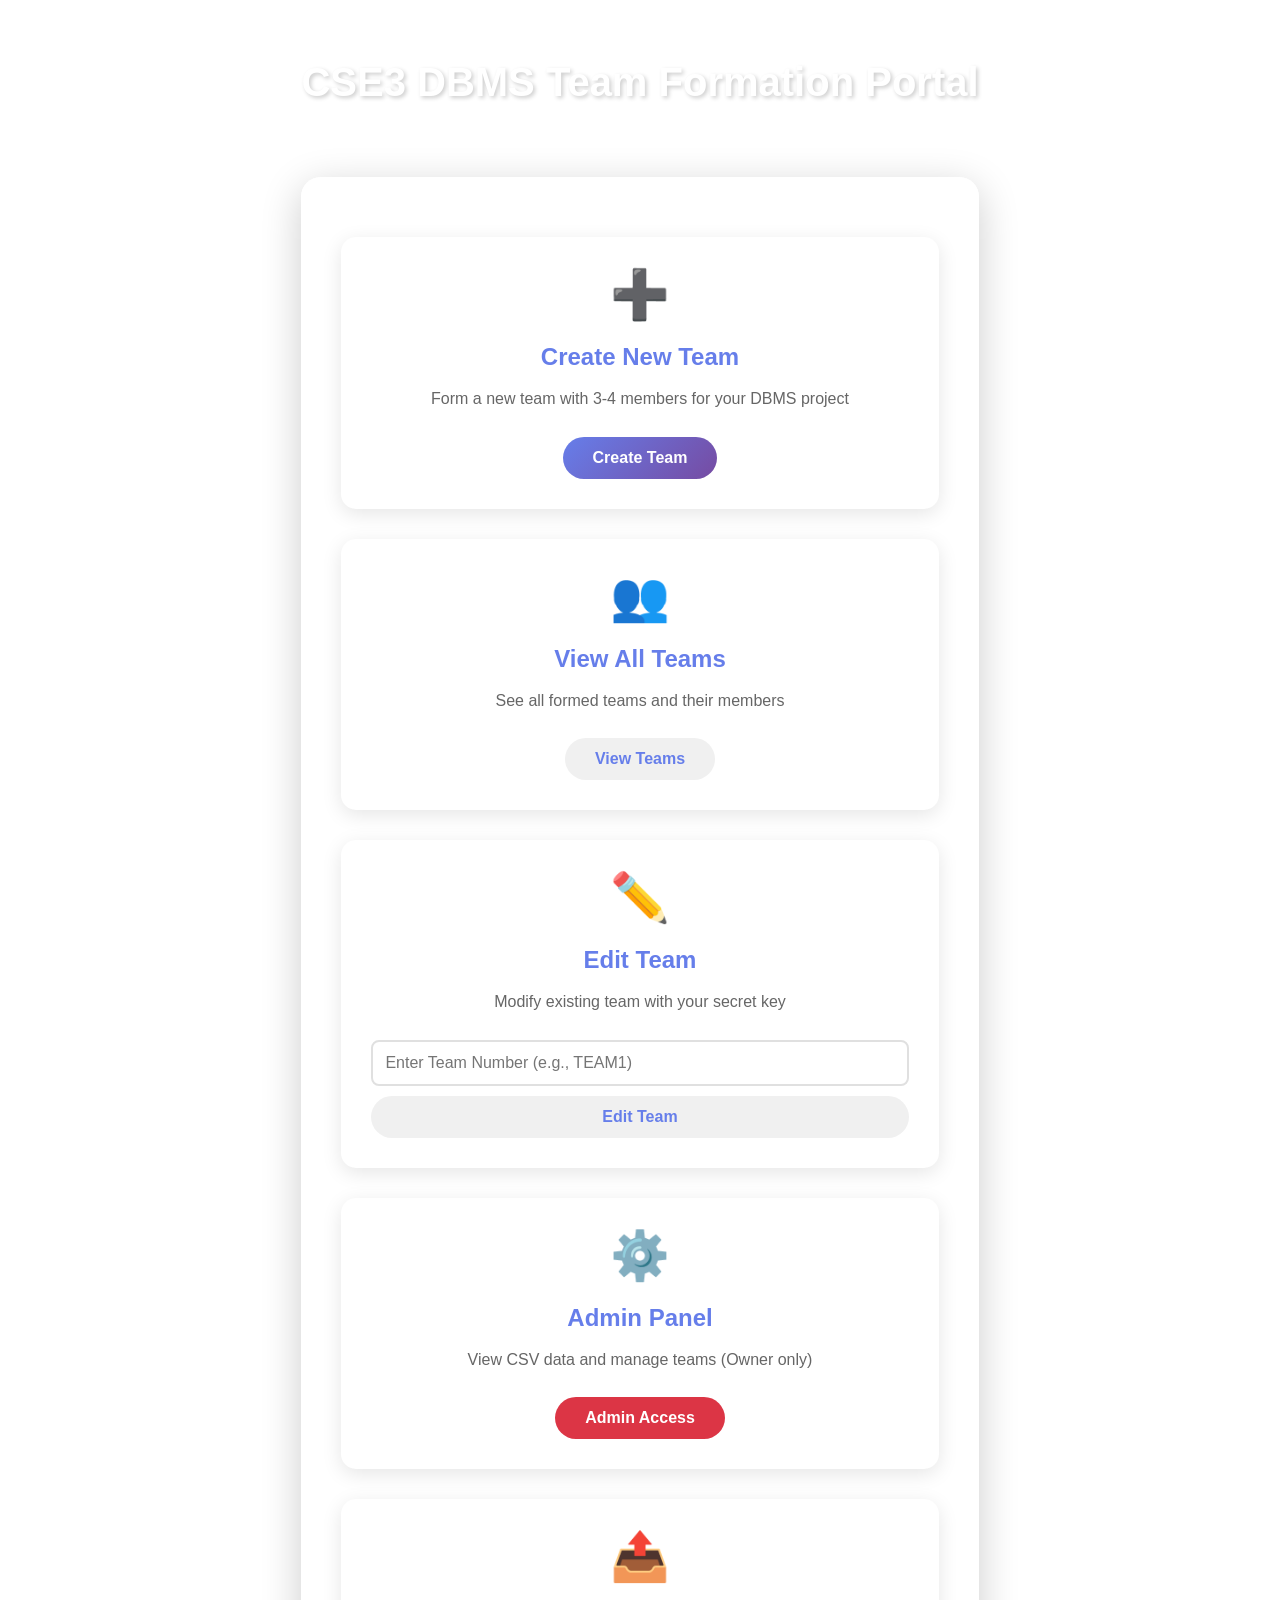
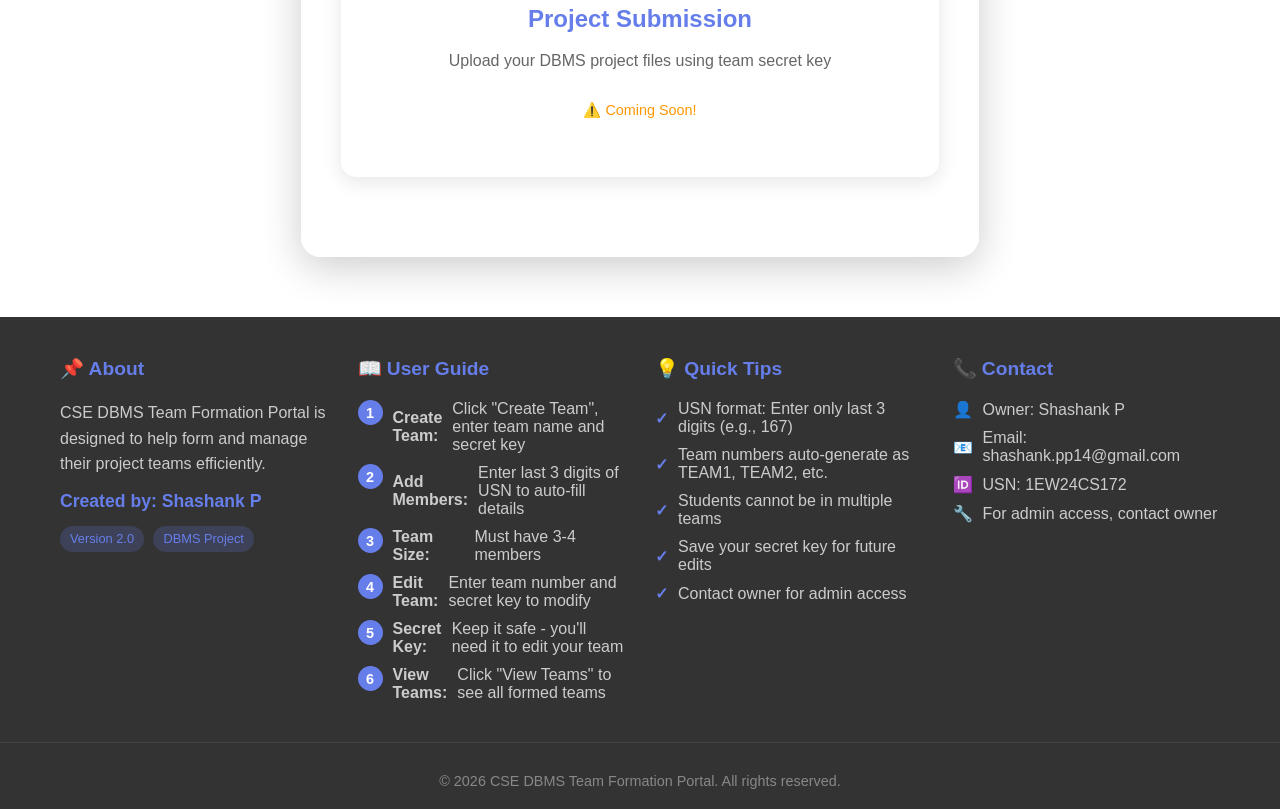
<file: team-formation-app/templates/index.html>
<!DOCTYPE html>
<html lang="en">
<head>
    <meta charset="UTF-8">
    <meta name="viewport" content="width=device-width, initial-scale=1.0">
    <link rel="icon" type="image/png" href="https://uploads.onecompiler.io/42zp5pya9/44fjf3z6v/logo.png">
    <title>Team Formation Portal - CSE DBMS Project</title>
    <style>
        * {
            margin: 0;
            padding: 0;
            box-sizing: border-box;
        }

        body {
            font-family: 'Segoe UI', Tahoma, Geneva, Verdana, sans-serif;
            background: url('https://images.pexels.com/photos/163064/play-stone-network-networked-interactive-163064.jpeg') no-repeat center center fixed;
            min-height: 100vh;
            color: #333;
            display: flex;
            flex-direction: column;
        }

        .container {
            max-width: 1200px;
            margin: 0 auto;
            padding: 20px;
            flex: 1;
        }

        .header {
            text-align: center;
            color: white;
            padding: 40px 0;
        }

        .header h1 {
            font-size: 2.5em;
            margin-bottom: 10px;
            text-shadow: 2px 2px 4px rgba(0,0,0,0.2);
        }

        .header p {
            font-size: 1.2em;
            opacity: 0.9;
        }

        .main-content {
            background: rgba(255,255,255,0.95);
            border-radius: 20px;
            padding: 40px;
            box-shadow: 0 10px 40px rgba(0,0,0,0.2);
        }

        .back-to-home {
            display: flex;
            justify-content: space-between;
            align-items: center;
            margin-bottom: 20px;
        }

        #backToHomeBtn {
            display: none;
            transition: all 0.3s;
            padding: 8px 20px;
            font-size: 0.9em;
        }

        #backToHomeBtn:hover {
            transform: translateX(-5px);
        }

        .card-container {
            display: grid;
            grid-template-columns: repeat(auto-fit, minmax(300px, 1fr));
            gap: 30px;
            margin-bottom: 40px;
        }

        .card {
            background: white;
            padding: 30px;
            border-radius: 15px;
            text-align: center;
            box-shadow: 0 5px 20px rgba(0,0,0,0.1);
            transition: transform 0.3s, box-shadow 0.3s;
        }

        .card:hover {
            transform: translateY(-5px);
            box-shadow: 0 10px 30px rgba(0,0,0,0.15);
        }

        .card-icon {
            font-size: 3em;
            margin-bottom: 20px;
        }

        .card h2 {
            color: #667eea;
            margin-bottom: 15px;
        }

        .card p {
            color: #666;
            margin-bottom: 25px;
            line-height: 1.6;
        }

        .btn {
            display: inline-block;
            padding: 12px 30px;
            border: none;
            border-radius: 25px;
            font-size: 1em;
            font-weight: 600;
            cursor: pointer;
            transition: all 0.3s;
            text-decoration: none;
        }

        .btn-primary {
            background: linear-gradient(135deg, #667eea 0%, #764ba2 100%);
            color: white;
        }

        .btn-primary:hover {
            transform: scale(1.05);
            box-shadow: 0 5px 15px rgba(102, 126, 234, 0.4);
        }

        .btn-secondary {
            background: #f0f0f0;
            color: #667eea;
        }

        .btn-secondary:hover {
            background: #e0e0e0;
        }

        .btn-danger {
            background: #dc3545;
            color: white;
        }

        .btn-danger:hover {
            background: #c82333;
            transform: scale(1.05);
            box-shadow: 0 5px 15px rgba(220, 53, 69, 0.4);
        }

        .btn-success {
            background: #28a745;
            color: white;
        }

        .btn-success:hover {
            background: #218838;
            transform: scale(1.05);
            box-shadow: 0 5px 15px rgba(40, 167, 69, 0.4);
        }

        .edit-form {
            display: flex;
            flex-direction: column;
            gap: 10px;
        }

        .input-field {
            padding: 12px;
            border: 2px solid #e0e0e0;
            border-radius: 8px;
            font-size: 1em;
            transition: border-color 0.3s;
        }

        .input-field:focus {
            outline: none;
            border-color: #667eea;
        }

        .password-modal {
            display: none;
            position: fixed;
            top: 0;
            left: 0;
            width: 100%;
            height: 100%;
            background: rgba(0,0,0,0.5);
            justify-content: center;
            align-items: center;
            z-index: 1000;
        }

        .password-modal.show {
            display: flex;
        }

        .modal-content {
            background: white;
            padding: 30px;
            border-radius: 15px;
            max-width: 400px;
            width: 90%;
            text-align: center;
            animation: slideDown 0.3s ease;
        }

        @keyframes slideDown {
            from {
                opacity: 0;
                transform: translateY(-50px);
            }
            to {
                opacity: 1;
                transform: translateY(0);
            }
        }

        .modal-content h3 {
            color: #667eea;
            margin-bottom: 15px;
        }

        .modal-content p {
            color: #666;
            margin-bottom: 20px;
        }

        .modal-actions {
            display: flex;
            gap: 15px;
            justify-content: center;
            margin-top: 20px;
        }

        /* Beautiful Team Cards - New Style */
        .teams-list {
            margin-top: 20px;
            display: none;
        }

        .teams-list h2 {
            color: #667eea;
            margin-bottom: 30px;
            text-align: center;
            font-size: 2em;
        }

        .teams-grid {
            display: grid;
            grid-template-columns: repeat(auto-fill, minmax(350px, 1fr));
            gap: 25px;
            justify-content: center;
        }

        .team-card {
            background: white;
            border-radius: 15px;
            padding: 25px;
            box-shadow: 0 4px 12px rgba(0, 0, 0, 0.08);
            border: 1px solid #eee;
            transition: transform 0.3s, box-shadow 0.3s;
        }

        .team-card:hover {
            transform: translateY(-5px);
            box-shadow: 0 8px 24px rgba(102, 126, 234, 0.15);
        }

        .team-title {
            font-size: 1.2rem;
            font-weight: bold;
            color: #333;
            margin-bottom: 5px;
        }

        .team-info {
            font-size: 0.85rem;
            color: #777;
            margin-bottom: 20px;
            display: flex;
            justify-content: space-between;
            align-items: center;
        }

        .team-badge {
            background: #e8f4fd;
            color: #667eea;
            padding: 3px 10px;
            border-radius: 20px;
            font-size: 0.8rem;
            font-weight: 600;
        }

        table {
            width: 100%;
            border-collapse: collapse;
        }

        td {
            padding: 10px 0;
            font-size: 0.95rem;
            color: #444;
            border-bottom: 1px solid #f0f0f0;
        }

        tr:last-child td {
            border-bottom: none;
        }

        .sl-no {
            width: 30px;
            color: #888;
            font-weight: bold;
        }

        .member-name {
            font-weight: 500;
        }

        .usn {
            color: #667eea;
            font-size: 0.85rem;
            font-weight: 500;
            margin-left: 5px;
        }

        .team-footer {
            margin-top: 15px;
            padding-top: 15px;
            border-top: 1px dashed #e0e0e0;
            font-size: 0.8rem;
            color: #999;
            display: flex;
            justify-content: space-between;
        }

        .error-message {
            color: #dc3545;
            font-size: 0.9em;
            margin-top: 10px;
            display: none;
        }

        .success-message {
            color: #28a745;
            font-size: 0.9em;
            margin-top: 10px;
            display: none;
        }

        /* Footer Styles */
        .footer {
            background: rgba(0,0,0,0.8);
            color: white;
            padding: 40px 0 20px;
            margin-top: 40px;
        }

        .footer-content {
            max-width: 1200px;
            margin: 0 auto;
            padding: 0 20px;
            display: grid;
            grid-template-columns: repeat(auto-fit, minmax(250px, 1fr));
            gap: 30px;
        }

        .footer-section h3 {
            color: #667eea;
            margin-bottom: 20px;
            font-size: 1.2em;
        }

        .footer-section p {
            color: #ccc;
            line-height: 1.6;
            margin-bottom: 10px;
        }

        .footer-section ul {
            list-style: none;
        }

        .footer-section ul li {
            margin-bottom: 10px;
            color: #ccc;
            display: flex;
            align-items: center;
            gap: 10px;
        }

        .footer-section ul li span {
            color: #667eea;
            font-weight: bold;
        }

        .guide-steps {
            counter-reset: step-counter;
        }

        .guide-steps li {
            counter-increment: step-counter;
            margin-bottom: 15px;
            position: relative;
            padding-left: 35px;
        }

        .guide-steps li:before {
            content: counter(step-counter);
            position: absolute;
            left: 0;
            top: 0;
            width: 25px;
            height: 25px;
            background: #667eea;
            color: white;
            border-radius: 50%;
            display: flex;
            align-items: center;
            justify-content: center;
            font-size: 0.9em;
            font-weight: bold;
        }

        .footer-bottom {
            text-align: center;
            padding-top: 30px;
            margin-top: 30px;
            border-top: 1px solid #444;
            color: #888;
            font-size: 0.9em;
        }

        .creator-tag {
            color: #667eea;
            font-weight: bold;
            font-size: 1.1em;
        }

        .feature-badge {
            display: inline-block;
            background: rgba(102, 126, 234, 0.2);
            color: #667eea;
            padding: 3px 10px;
            border-radius: 15px;
            font-size: 0.8em;
            margin-right: 5px;
        }

        @media (max-width: 768px) {
            .header h1 {
                font-size: 2em;
            }
            
            .main-content {
                padding: 20px;
            }
            
            .card-container {
                grid-template-columns: 1fr;
            }

            .footer-content {
                grid-template-columns: 1fr;
            }

            .teams-grid {
                grid-template-columns: 1fr;
            }
        }
    </style>
</head>
<body>
    <div class="container">
        <header class="header">
            <h1>CSE3 DBMS Team Formation Portal</h1>
            <p>Create and manage DBMS project teams</p>
        </header>

        <div class="main-content">
            <!-- Back button for teams view -->
            <div class="back-to-home">
                <button id="backToHomeBtn" onclick="closeTeams()" class="btn btn-secondary">← Back to Home</button>
                <div></div>
            </div>

            <div class="card-container">
                <!-- Create Team Card -->
                <div class="card">
                    <div class="card-icon">➕</div>
                    <h2>Create New Team</h2>
                    <p>Form a new team with 3-4 members for your DBMS project</p>
                    <a href="/create-team" class="btn btn-primary">Create Team</a>
                </div>

                <!-- View Teams Card -->
                <div class="card">
                    <div class="card-icon">👥</div>
                    <h2>View All Teams</h2>
                    <p>See all formed teams and their members</p>
                    <button onclick="viewTeams()" class="btn btn-secondary">View Teams</button>
                </div>

                <!-- Edit Team Card -->
                <div class="card">
                    <div class="card-icon">✏️</div>
                    <h2>Edit Team</h2>
                    <p>Modify existing team with your secret key</p>
                    <div class="edit-form">
                        <input type="text" id="editTeamNumber" placeholder="Enter Team Number (e.g., TEAM1)" class="input-field">
                        <button onclick="openEditModal()" class="btn btn-secondary">Edit Team</button>
                    </div>
                    <div id="editError" class="error-message"></div>
                </div>

                <!-- Admin Card -->
                <div class="card">
                    <div class="card-icon">⚙️</div>
                    <h2>Admin Panel</h2>
                    <p>View CSV data and manage teams (Owner only)</p>
                    <button onclick="openAdminModal()" class="btn btn-danger">Admin Access</button>
                </div>

                <!-- Project Submission Card -->
                <div class="card">
                    <div class="card-icon">📤</div>
                    <h2>Project Submission</h2>
                    <p>Upload your DBMS project files using team secret key</p>
                    <p style="color: #ff9800; font-size: 0.9em; margin-top: 10px;">⚠️ Coming Soon!</p>
                </div>
            </div>

            <!-- Teams List Display - Beautiful Cards -->
            <div id="teamsList" class="teams-list">
                <h2>📋 All Teams</h2>
                <div id="teamsContainer" class="teams-grid"></div>
            </div>
        </div>
    </div>

    <!-- Edit Team Secret Key Modal -->
    <div id="editModal" class="password-modal">
        <div class="modal-content">
            <h3>🔑 Enter Secret Key</h3>
            <p>Please enter the secret key for team <strong id="editTeamNameDisplay"></strong></p>
            <input type="password" id="editSecretKey" class="input-field" placeholder="Enter secret key" style="width: 100%; margin-bottom: 15px;">
            <div id="modalEditError" class="error-message" style="display: none;"></div>
            <div class="modal-actions">
                <button onclick="verifyAndEdit()" class="btn btn-primary">Verify & Edit</button>
                <button onclick="closeEditModal()" class="btn btn-secondary">Cancel</button>
            </div>
        </div>
    </div>

    <!-- Admin Password Modal -->
    <div id="adminModal" class="password-modal">
        <div class="modal-content">
            <h3>🔒 Admin Access</h3>
            <p>Enter owner password to access admin panel</p>
            <input type="password" id="adminPassword" class="input-field" placeholder="Enter admin password" style="width: 100%; margin-bottom: 15px;">
            <div id="modalAdminError" class="error-message" style="display: none;"></div>
            <div class="modal-actions">
                <button onclick="verifyAdmin()" class="btn btn-danger">Access Admin</button>
                <button onclick="closeAdminModal()" class="btn btn-secondary">Cancel</button>
            </div>
        </div>
    </div>

    <!-- Footer -->
    <footer class="footer">
        <div class="footer-content">
            <!-- About Section -->
            <div class="footer-section">
                <h3>📌 About</h3>
                <p>CSE DBMS Team Formation Portal is designed to help form and manage their project teams efficiently.</p>
                <p><span class="creator-tag">Created by: Shashank P</span></p>
                <p><span class="feature-badge">Version 2.0</span> <span class="feature-badge">DBMS Project</span></p>
            </div>

            <!-- User Guide Section -->
            <div class="footer-section">
                <h3>📖 User Guide</h3>
                <ul class="guide-steps">
                    <li><strong>Create Team:</strong> Click "Create Team", enter team name and secret key</li>
                    <li><strong>Add Members:</strong> Enter last 3 digits of USN to auto-fill details</li>
                    <li><strong>Team Size:</strong> Must have 3-4 members</li>
                    <li><strong>Edit Team:</strong> Enter team number and secret key to modify</li>
                    <li><strong>Secret Key:</strong> Keep it safe - you'll need it to edit your team</li>
                    <li><strong>View Teams:</strong> Click "View Teams" to see all formed teams</li>
                </ul>
            </div>

            <!-- Quick Tips Section -->
            <div class="footer-section">
                <h3>💡 Quick Tips</h3>
                <ul>
                    <li><span>✓</span> USN format: Enter only last 3 digits (e.g., 167)</li>
                    <li><span>✓</span> Team numbers auto-generate as TEAM1, TEAM2, etc.</li>
                    <li><span>✓</span> Students cannot be in multiple teams</li>
                    <li><span>✓</span> Save your secret key for future edits</li>
                    <li><span>✓</span> Contact owner for admin access</li>
                </ul>
            </div>

            <!-- Contact Section -->
            <div class="footer-section">
                <h3>📞 Contact</h3>
                <ul>
                    <li><span>👤</span> Owner: Shashank P</li>
                    <li><span>📧</span> Email: shashank.pp14@gmail.com</li>
                    <li><span>🆔</span> USN: 1EW24CS172</li>
                    <li><span>🔧</span> For admin access, contact owner</li>
                </ul>
            </div>
        </div>
        
        <div class="footer-bottom">
            <p>&copy; 2026 CSE DBMS Team Formation Portal. All rights reserved.</p>
        </div>
    </footer>

    <script>
        let currentEditTeam = null;

        // View Teams Function - Opens teams view and hides main cards
        function viewTeams() {
            // Hide the main card container
            document.querySelector('.card-container').style.display = 'none';
            
            // Show teams list
            document.getElementById('teamsList').style.display = 'block';
            
            // Show back button
            document.getElementById('backToHomeBtn').style.display = 'inline-block';
            
            // Load teams
            fetch('/api/get-teams')
                .then(response => response.json())
                .then(data => {
                    if (data.success) {
                        const container = document.getElementById('teamsContainer');
                        container.innerHTML = '';
                        
                        if (data.teams.length === 0) {
                            container.innerHTML = '<p style="text-align: center; color: #666; padding: 50px; grid-column: 1/-1;">No teams created yet.</p>';
                            return;
                        }
                        
                        data.teams.forEach((team, index) => {
                            const teamCard = document.createElement('div');
                            teamCard.className = 'team-card';
                            
                            // Format members list
                            let membersHtml = '';
                            team.members.forEach((member, idx) => {
                                const match = member.match(/(.*?) \((.*?)\)/);
                                const name = match ? match[1] : member;
                                const usn = match ? match[2] : '';
                                membersHtml += `
                                    <tr>
                                        <td class="sl-no">${idx + 1}.</td>
                                        <td>
                                            <span class="member-name">${name}</span>
                                            <span class="usn">${usn}</span>
                                        </td>
                                    </tr>
                                `;
                            });
                            
                            teamCard.innerHTML = `
                                <div class="team-title">${team.team_number} - ${team.team_name}</div>
                                <div class="team-info">
                                    <span>Members (${team.members.length}):</span>
                                    <span class="team-badge">ID: ${team.id}</span>
                                </div>
                                <table>
                                    ${membersHtml}
                                </table>
                                <div class="team-footer">
                                    <span>📅 ${new Date(team.created_at).toLocaleDateString()}</span>
                                    <span>🕐 ${new Date(team.created_at).toLocaleTimeString()}</span>
                                </div>
                            `;
                            container.appendChild(teamCard);
                        });
                    } else {
                        alert('Error loading teams: ' + data.message);
                    }
                })
                .catch(error => {
                    alert('Error connecting to server');
                });
        }

        // Close teams view and show main cards
        function closeTeams() {
            // Show main card container
            document.querySelector('.card-container').style.display = 'grid';
            
            // Hide teams list
            document.getElementById('teamsList').style.display = 'none';
            
            // Hide back button
            document.getElementById('backToHomeBtn').style.display = 'none';
            
            // Clear teams container
            document.getElementById('teamsContainer').innerHTML = '';
        }

        // Edit Team Functions
        function openEditModal() {
            const teamNumber = document.getElementById('editTeamNumber').value.trim();
            const editError = document.getElementById('editError');
            
            if (!teamNumber) {
                editError.style.display = 'block';
                editError.textContent = 'Please enter a team number';
                setTimeout(() => {
                    editError.style.display = 'none';
                }, 3000);
                return;
            }
            
            fetch(`/api/get-team/${teamNumber}`)
                .then(response => response.json())
                .then(data => {
                    if (data.success) {
                        currentEditTeam = teamNumber;
                        document.getElementById('editTeamNameDisplay').textContent = 
                            `${data.team.team_number} - ${data.team.team_name}`;
                        document.getElementById('editModal').classList.add('show');
                        document.getElementById('editSecretKey').value = '';
                        document.getElementById('modalEditError').style.display = 'none';
                    } else {
                        editError.style.display = 'block';
                        editError.textContent = 'Team not found!';
                        setTimeout(() => {
                            editError.style.display = 'none';
                        }, 3000);
                    }
                })
                .catch(error => {
                    editError.style.display = 'block';
                    editError.textContent = 'Error connecting to server';
                    setTimeout(() => {
                        editError.style.display = 'none';
                    }, 3000);
                });
        }

        function verifyAndEdit() {
            const secretKey = document.getElementById('editSecretKey').value;
            const modalError = document.getElementById('modalEditError');
            
            if (!secretKey) {
                modalError.style.display = 'block';
                modalError.textContent = 'Please enter the secret key';
                return;
            }
            
            fetch(`/api/get-team/${currentEditTeam}`)
                .then(response => response.json())
                .then(data => {
                    if (data.success) {
                        if (data.team.secret_key === secretKey) {
                            window.location.href = `/edit-team/${currentEditTeam}`;
                        } else {
                            modalError.style.display = 'block';
                            modalError.textContent = 'Invalid secret key!';
                        }
                    } else {
                        modalError.style.display = 'block';
                        modalError.textContent = 'Error verifying team';
                    }
                })
                .catch(error => {
                    modalError.style.display = 'block';
                    modalError.textContent = 'Error connecting to server';
                });
        }

        function closeEditModal() {
            document.getElementById('editModal').classList.remove('show');
            currentEditTeam = null;
        }

        // Admin Functions
        function openAdminModal() {
            document.getElementById('adminModal').classList.add('show');
            document.getElementById('adminPassword').value = '';
            document.getElementById('modalAdminError').style.display = 'none';
        }

        function verifyAdmin() {
            const password = document.getElementById('adminPassword').value;
            const modalError = document.getElementById('modalAdminError');
            
            if (password === 'Shashank572120') {
                window.location.href = '/admin';
            } else {
                modalError.style.display = 'block';
                modalError.textContent = 'Invalid admin password!';
            }
        }

        function closeAdminModal() {
            document.getElementById('adminModal').classList.remove('show');
        }

        // Close modals when clicking outside
        window.onclick = function(event) {
            const editModal = document.getElementById('editModal');
            const adminModal = document.getElementById('adminModal');
            
            if (event.target === editModal) {
                closeEditModal();
            }
            if (event.target === adminModal) {
                closeAdminModal();
            }
        }

        // Handle Enter key in modals
        document.addEventListener('keypress', function(event) {
            if (event.key === 'Enter') {
                if (document.getElementById('editModal').classList.contains('show')) {
                    verifyAndEdit();
                } else if (document.getElementById('adminModal').classList.contains('show')) {
                    verifyAdmin();
                }
            }
        });
    </script>
</body>
</html>
</file>
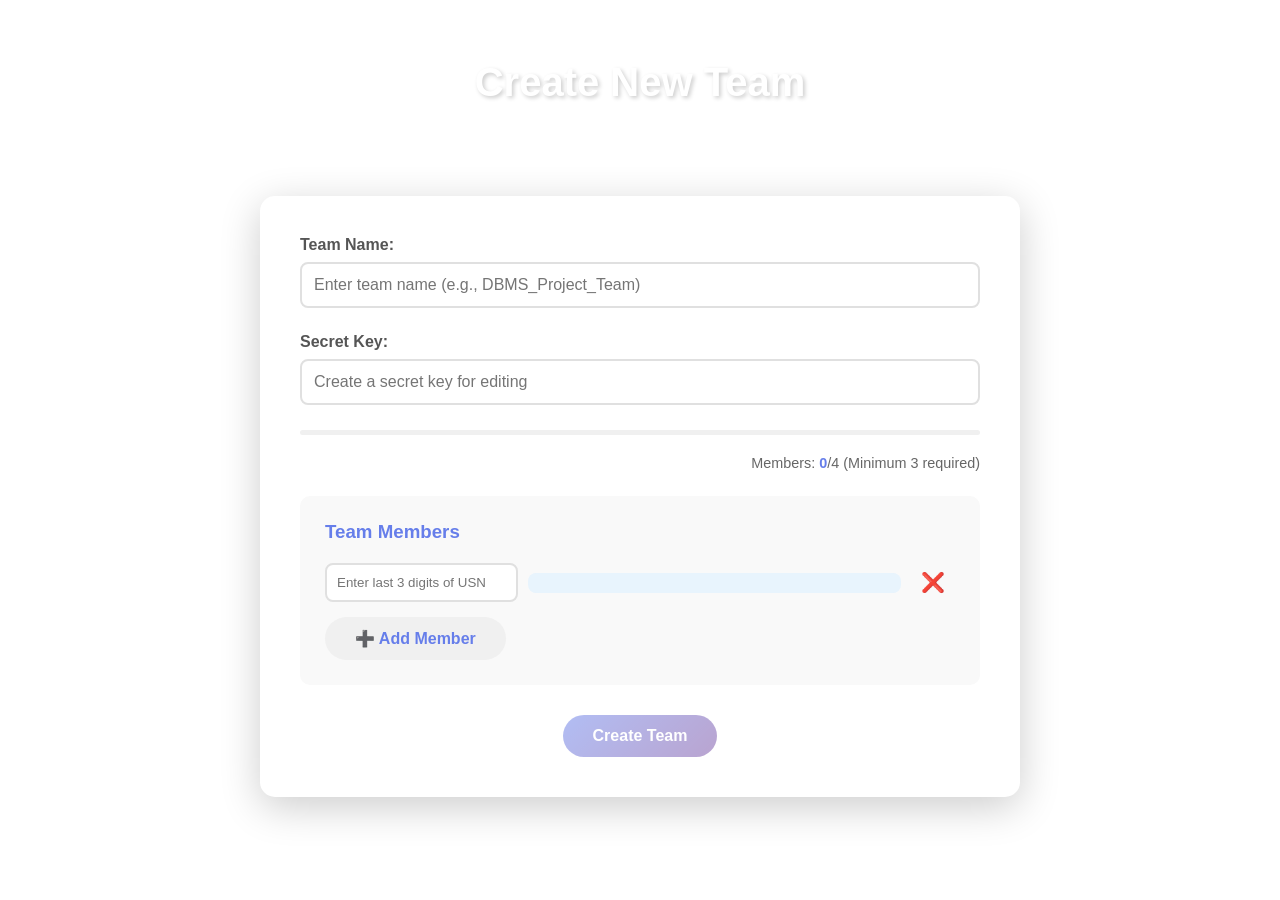
<file: team-formation-app/templates/create_team.html>
<!DOCTYPE html>
<html lang="en">
<head>
    <meta charset="UTF-8">
    <meta name="viewport" content="width=device-width, initial-scale=1.0">
    <link rel="icon" type="image/png" href="https://uploads.onecompiler.io/42zp5pya9/44fjf3z6v/logo.png">
    <title>Create Team - Team Formation Portal</title>
    <style>
        * {
            margin: 0;
            padding: 0;
            box-sizing: border-box;
        }

        body {
            font-family: 'Segoe UI', Tahoma, Geneva, Verdana, sans-serif;
            background: url('https://images.pexels.com/photos/163064/play-stone-network-networked-interactive-163064.jpeg') no-repeat center center fixed;
            min-height: 100vh;
            color: #333;
        }

        .container {
            max-width: 800px;
            margin: 0 auto;
            padding: 20px;
        }

        .header {
            text-align: center;
            color: white;
            padding: 40px 0;
            position: relative;
        }

        .header h1 {
            font-size: 2.5em;
            margin-bottom: 10px;
            text-shadow: 2px 2px 4px rgba(0,0,0,0.2);
        }

        .back-link {
            color: white;
            text-decoration: none;
            font-size: 1.1em;
            display: inline-block;
            margin-top: 10px;
            padding: 5px 15px;
            background: rgba(255,255,255,0.2);
            border-radius: 20px;
            transition: all 0.3s;
        }

        .back-link:hover {
            background: rgba(255,255,255,0.3);
            transform: translateX(-5px);
        }

        .form-container {
            background: white;
            padding: 40px;
            border-radius: 15px;
            box-shadow: 0 10px 40px rgba(0,0,0,0.2);
        }

        .form-group {
            margin-bottom: 25px;
        }

        .form-group label {
            display: block;
            margin-bottom: 8px;
            color: #555;
            font-weight: 600;
        }

        .input-field {
            width: 100%;
            padding: 12px;
            border: 2px solid #e0e0e0;
            border-radius: 8px;
            font-size: 1em;
            transition: border-color 0.3s;
        }

        .input-field:focus {
            outline: none;
            border-color: #667eea;
        }

        .members-section {
            background: #f9f9f9;
            padding: 25px;
            border-radius: 10px;
            margin: 25px 0;
        }

        .members-section h3 {
            color: #667eea;
            margin-bottom: 20px;
        }

        .member-entry {
            margin-bottom: 15px;
            animation: slideIn 0.3s ease;
        }

        @keyframes slideIn {
            from {
                opacity: 0;
                transform: translateX(-20px);
            }
            to {
                opacity: 1;
                transform: translateX(0);
            }
        }

        .member-row {
            display: flex;
            align-items: center;
            gap: 10px;
            flex-wrap: wrap;
        }

        .member-row .usn-input {
            flex: 0 0 150px;
            padding: 10px;
            border: 2px solid #e0e0e0;
            border-radius: 8px;
            transition: all 0.3s;
        }

        .member-row .usn-input:disabled {
            background: #f5f5f5;
            color: #333;
            border-color: #28a745;
        }

        .member-row .usn-input.error {
            border-color: #dc3545;
            background: #fff5f5;
        }

        .member-details {
            flex: 1;
            padding: 10px;
            background: #e8f4fd;
            border-radius: 8px;
            font-weight: 500;
            transition: all 0.3s;
        }

        .member-details.error {
            background: #fee;
            color: #dc3545;
        }

        .member-details.warning {
            background: #fff3cd;
            color: #856404;
        }

        .btn {
            display: inline-block;
            padding: 12px 30px;
            border: none;
            border-radius: 25px;
            font-size: 1em;
            font-weight: 600;
            cursor: pointer;
            transition: all 0.3s;
            text-decoration: none;
        }

        .btn-primary {
            background: linear-gradient(135deg, #667eea 0%, #764ba2 100%);
            color: white;
        }

        .btn-primary:hover:not(:disabled) {
            transform: scale(1.05);
            box-shadow: 0 5px 15px rgba(102, 126, 234, 0.4);
        }

        .btn-primary:disabled {
            opacity: 0.5;
            cursor: not-allowed;
        }

        .btn-secondary {
            background: #f0f0f0;
            color: #667eea;
        }

        .btn-secondary:hover:not(:disabled) {
            background: #e0e0e0;
        }

        .btn-secondary:disabled {
            opacity: 0.5;
            cursor: not-allowed;
        }

        .btn-remove {
            background: none;
            border: none;
            font-size: 1.2em;
            cursor: pointer;
            padding: 5px 10px;
            border-radius: 5px;
            transition: background 0.3s;
        }

        .btn-remove:hover {
            background: #fee;
        }

        .form-actions {
            text-align: center;
            margin-top: 30px;
        }

        .error-message {
            color: #dc3545;
            font-size: 0.9em;
            margin-top: 5px;
            padding: 10px;
            background: #fee;
            border-radius: 5px;
            display: none;
            animation: fadeIn 0.3s ease;
        }

        .warning-message {
            color: #856404;
            font-size: 0.9em;
            margin-top: 5px;
            padding: 10px;
            background: #fff3cd;
            border-radius: 5px;
            display: none;
            animation: fadeIn 0.3s ease;
        }

        .success-message {
            color: #155724;
            font-size: 0.9em;
            margin-top: 5px;
            padding: 10px;
            background: #d4edda;
            border-radius: 5px;
            display: none;
            animation: fadeIn 0.3s ease;
        }

        @keyframes fadeIn {
            from { opacity: 0; transform: translateY(-10px); }
            to { opacity: 1; transform: translateY(0); }
        }

        .progress-bar {
            width: 100%;
            height: 5px;
            background: #f0f0f0;
            border-radius: 5px;
            margin: 20px 0;
            overflow: hidden;
        }

        .progress-fill {
            height: 100%;
            background: linear-gradient(90deg, #667eea, #764ba2);
            transition: width 0.3s ease;
            width: 0%;
        }

        .member-count {
            text-align: right;
            font-size: 0.9em;
            color: #666;
            margin-bottom: 10px;
        }

        .member-count span {
            font-weight: bold;
            color: #667eea;
        }

        @media (max-width: 768px) {
            .header h1 {
                font-size: 2em;
            }
            
            .form-container {
                padding: 20px;
            }
            
            .member-row {
                flex-direction: column;
                align-items: stretch;
            }
            
            .member-row .usn-input {
                flex: auto;
            }
        }
    </style>
</head>
<body>
    <div class="container">
        <header class="header">
            <h1>Create New Team</h1>
            <a href="/" class="back-link">← Back to Home</a>
        </header>

        <div class="form-container">
            <form id="teamForm" onsubmit="return false;">
                <div class="form-group">
                    <label for="teamName">Team Name:</label>
                    <input type="text" id="teamName" required class="input-field" placeholder="Enter team name (e.g., DBMS_Project_Team)">
                </div>

                <div class="form-group">
                    <label for="secretKey">Secret Key:</label>
                    <input type="password" id="secretKey" required class="input-field" placeholder="Create a secret key for editing">
                </div>

                <div class="progress-bar">
                    <div class="progress-fill" id="progressFill"></div>
                </div>

                <div class="member-count">
                    Members: <span id="memberCount">0</span>/4 (Minimum 3 required)
                </div>

                <div class="members-section">
                    <h3>Team Members</h3>
                    <div id="membersList"></div>
                    <button type="button" onclick="addMember()" class="btn btn-secondary" id="addMemberBtn">➕ Add Member</button>
                    
                    <div id="globalError" class="error-message"></div>
                    <div id="globalWarning" class="warning-message"></div>
                    <div id="globalSuccess" class="success-message"></div>
                </div>

                <div class="form-actions">
                    <button type="submit" onclick="submitTeam()" class="btn btn-primary" id="submitBtn">Create Team</button>
                </div>
            </form>
        </div>
    </div>

    <script>
        let memberCount = 0;
        const memberData = new Map();
        let validationErrors = new Map();

        function updateProgress() {
            const progressFill = document.getElementById('progressFill');
            const memberCountSpan = document.getElementById('memberCount');
            const addMemberBtn = document.getElementById('addMemberBtn');
            const submitBtn = document.getElementById('submitBtn');
            
            memberCountSpan.textContent = memberData.size;
            
            let percentage = (memberData.size / 4) * 100;
            progressFill.style.width = percentage + '%';
            
            // Change color based on progress
            if (memberData.size >= 3) {
                progressFill.style.background = 'linear-gradient(90deg, #28a745, #20c997)';
                submitBtn.disabled = false;
            } else {
                progressFill.style.background = 'linear-gradient(90deg, #667eea, #764ba2)';
                submitBtn.disabled = true;
            }
            
            // Disable add member button if we have 4 members
            addMemberBtn.disabled = memberData.size >= 4;
        }

        function addMember(lastThree = '', name = '', usn = '') {
            if (memberCount >= 4) {
                showWarning('Maximum 4 members allowed');
                return;
            }
            
            memberCount++;
            const membersList = document.getElementById('membersList');
            const memberDiv = document.createElement('div');
            memberDiv.className = 'member-entry';
            memberDiv.id = `member-${memberCount}`;
            
            memberDiv.innerHTML = `
                <div class="member-row">
                    <input type="text" placeholder="Enter last 3 digits of USN" 
                           onchange="fetchStudentDetails(this, ${memberCount})" 
                           class="usn-input" id="usn-${memberCount}" 
                           value="${lastThree}" ${usn ? 'disabled' : ''}>
                    <span class="member-details" id="details-${memberCount}">
                        ${name ? `${name} (${usn})` : ''}
                    </span>
                    <button type="button" onclick="removeMember(${memberCount})" class="btn-remove">❌</button>
                </div>
            `;
            
            membersList.appendChild(memberDiv);
            
            if (usn) {
                memberData.set(memberCount, {
                    usn: usn,
                    name: name,
                    lastThree: lastThree
                });
                updateProgress();
            }
        }

        function showError(message, memberId = null) {
            if (memberId) {
                const detailsSpan = document.getElementById(`details-${memberId}`);
                const input = document.getElementById(`usn-${memberId}`);
                detailsSpan.className = 'member-details error';
                detailsSpan.innerHTML = `❌ ${message}`;
                input.classList.add('error');
            } else {
                const globalError = document.getElementById('globalError');
                globalError.style.display = 'block';
                globalError.textContent = message;
                
                setTimeout(() => {
                    globalError.style.display = 'none';
                }, 5000);
            }
        }

        function showWarning(message) {
            const globalWarning = document.getElementById('globalWarning');
            globalWarning.style.display = 'block';
            globalWarning.textContent = message;
            
            setTimeout(() => {
                globalWarning.style.display = 'none';
            }, 3000);
        }

        function showSuccess(message) {
            const globalSuccess = document.getElementById('globalSuccess');
            globalSuccess.style.display = 'block';
            globalSuccess.textContent = message;
            
            setTimeout(() => {
                globalSuccess.style.display = 'none';
            }, 3000);
        }

        function checkForDuplicates(usn, currentMemberId) {
            for (let [memberId, data] of memberData) {
                if (memberId !== currentMemberId && data.usn === usn) {
                    return true;
                }
            }
            return false;
        }

        function fetchStudentDetails(input, memberId) {
            const lastThree = input.value.trim().toUpperCase();
            
            // Validate input
            if (lastThree.length !== 3 || !/^\d+$/.test(lastThree)) {
                showError('Please enter valid 3 digits', memberId);
                input.value = '';
                return;
            }

            // Clear previous data
            if (memberData.has(memberId)) {
                memberData.delete(memberId);
            }

            // Show loading state
            const detailsSpan = document.getElementById(`details-${memberId}`);
            detailsSpan.innerHTML = '⏳ Checking...';
            detailsSpan.className = 'member-details';

            fetch(`/api/get-student/${lastThree}`)
                .then(response => response.json())
                .then(data => {
                    if (data.success) {
                        // Check for duplicates within the team
                        if (checkForDuplicates(data.usn, memberId)) {
                            showError('❌ Student already added to this team!', memberId);
                            input.value = '';
                            input.classList.remove('error');
                            return;
                        }
                        
                        // Store member data
                        memberData.set(memberId, {
                            usn: data.usn,
                            name: data.name,
                            lastThree: lastThree
                        });
                        
                        detailsSpan.innerHTML = `✅ ${data.name} (${data.usn})`;
                        detailsSpan.className = 'member-details';
                        input.disabled = true;
                        input.classList.remove('error');
                        
                        updateProgress();
                        showSuccess(`${data.name} added successfully!`);
                    } else {
                        // Student not found or already in another team
                        showError(`❌ ${data.message}`, memberId);
                        input.value = '';
                        input.classList.add('error');
                    }
                })
                .catch(error => {
                    showError('❌ Error connecting to server', memberId);
                    input.value = '';
                });
        }

        function removeMember(memberId) {
            const memberDiv = document.getElementById(`member-${memberId}`);
            
            if (memberData.has(memberId)) {
                const member = memberData.get(memberId);
                memberData.delete(memberId);
                showWarning(`${member.name} removed from team`);
            }
            
            memberDiv.remove();
            memberCount--;
            updateProgress();
        }

        function validateTeam() {
            if (memberData.size < 3) {
                showError('Team must have at least 3 members');
                return false;
            }
            
            // Double-check for duplicates
            const usns = Array.from(memberData.values()).map(m => m.usn);
            if (new Set(usns).size !== usns.length) {
                showError('Duplicate members found! Please check your team.');
                return false;
            }
            
            return true;
        }

        function submitTeam() {
            const teamName = document.getElementById('teamName').value.trim();
            const secretKey = document.getElementById('secretKey').value;
            
            if (!teamName) {
                showError('Please enter a team name');
                return;
            }
            
            if (!secretKey) {
                showError('Please enter a secret key');
                return;
            }
            
            if (!validateTeam()) {
                return;
            }

            // Disable submit button to prevent double submission
            const submitBtn = document.getElementById('submitBtn');
            submitBtn.disabled = true;
            submitBtn.textContent = 'Creating...';

            const members = Array.from(memberData.values()).map(data => ({
                usn: data.usn,
                name: data.name,
                last_three: data.lastThree
            }));

            fetch('/api/save-team', {
                method: 'POST',
                headers: {
                    'Content-Type': 'application/json',
                },
                body: JSON.stringify({
                    team_name: teamName,
                    secret_key: secretKey,
                    members: members
                })
            })
            .then(response => response.json())
            .then(data => {
                if (data.success) {
                    showSuccess(`✅ Team created successfully! Team number: ${data.team_number}`);
                    setTimeout(() => {
                        window.location.href = '/';
                    }, 2000);
                } else {
                    showError('❌ ' + data.message);
                    submitBtn.disabled = false;
                    submitBtn.textContent = 'Create Team';
                }
            })
            .catch(error => {
                showError('❌ Error connecting to server');
                submitBtn.disabled = false;
                submitBtn.textContent = 'Create Team';
            });
        }

        // Add first member by default
        window.onload = function() {
            addMember();
            updateProgress();
        };
    </script>
</body>
</html>
</file>
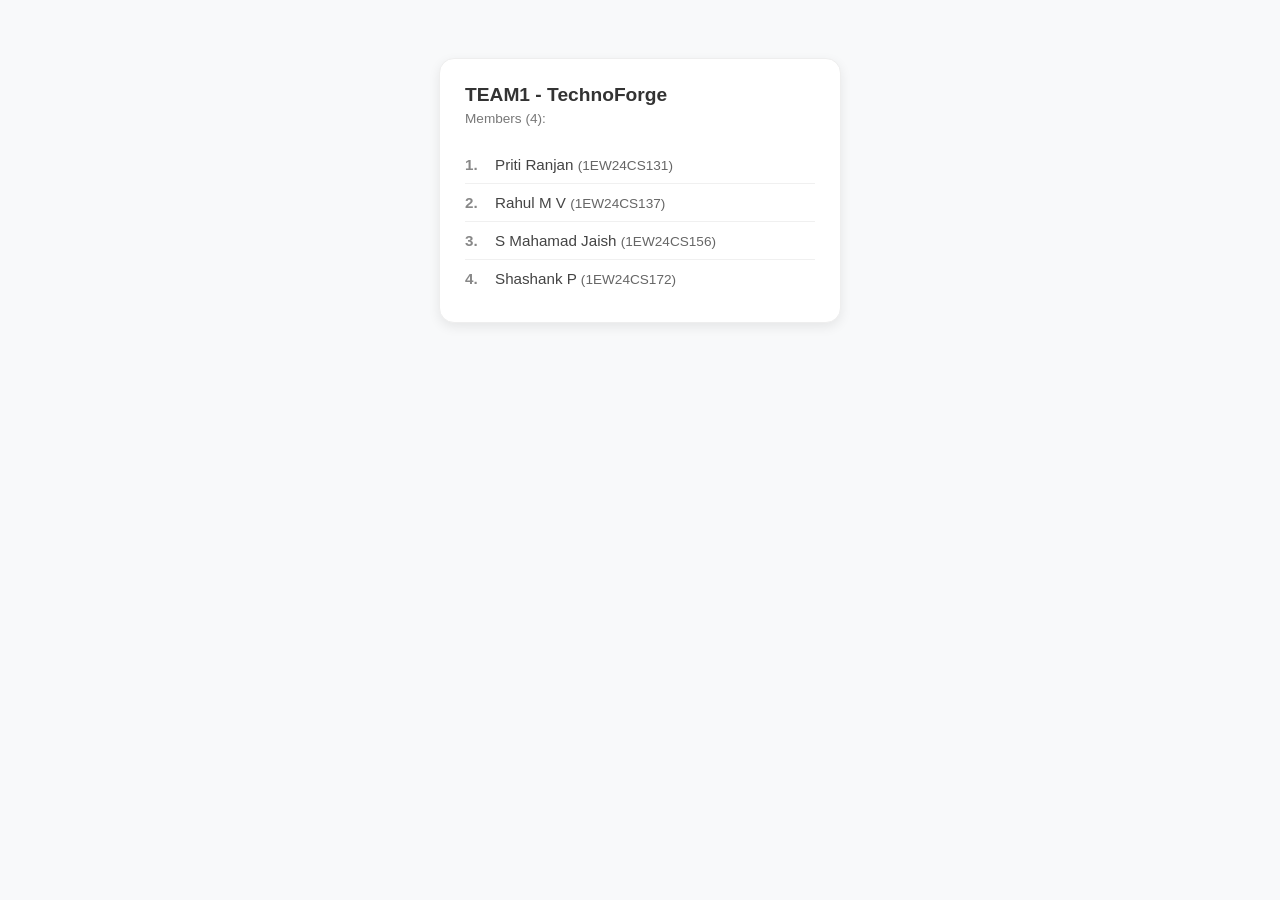
<file: team-formation-app/templates/ls.html>
<!DOCTYPE html>
<html lang="en">
<head>
    <meta charset="UTF-8">
    <meta name="viewport" content="width=device-width, initial-scale=1.0">
    <style>
        body {
            font-family: 'Segoe UI', Arial, sans-serif;
            background-color: #f8f9fa;
            display: flex;
            justify-content: center;
            padding-top: 50px;
        }

        /* The main white container like in your image */
        .team-card {
            background: white;
            border-radius: 15px;
            padding: 25px;
            width: 350px;
            box-shadow: 0 4px 12px rgba(0, 0, 0, 0.08);
            border: 1px solid #eee;
        }

        .team-title {
            font-size: 1.2rem;
            font-weight: bold;
            color: #333;
            margin-bottom: 5px;
        }

        .team-info {
            font-size: 0.85rem;
            color: #777;
            margin-bottom: 20px;
        }

        /* Simple table styling without heavy headers */
        table {
            width: 100%;
            border-collapse: collapse;
        }

        td {
            padding: 10px 0;
            font-size: 0.95rem;
            color: #444;
            border-bottom: 1px solid #f0f0f0; /* Soft horizontal line */
        }

        /* Removing border from the last student */
        tr:last-child td {
            border-bottom: none;
        }

        .sl-no {
            width: 30px;
            color: #888;
            font-weight: bold;
        }

        .usn {
            color: #666;
            font-size: 0.85rem;
        }
    </style>
</head>
<body>

<div class="team-card">
    <div class="team-title">TEAM1 - TechnoForge</div>
    <div class="team-info">Members (4):</div>

    <table>
        <tr>
            <td class="sl-no">1.</td>
            <td>Priti Ranjan <span class="usn">(1EW24CS131)</span></td>
        </tr>
        <tr>
            <td class="sl-no">2.</td>
            <td>Rahul M V <span class="usn">(1EW24CS137)</span></td>
        </tr>
        <tr>
            <td class="sl-no">3.</td>
            <td>S Mahamad Jaish <span class="usn">(1EW24CS156)</span></td>
        </tr>
        <tr>
            <td class="sl-no">4.</td>
            <td>Shashank P <span class="usn">(1EW24CS172)</span></td>
        </tr>
    </table>
</div>

</body>
</html>
</file>
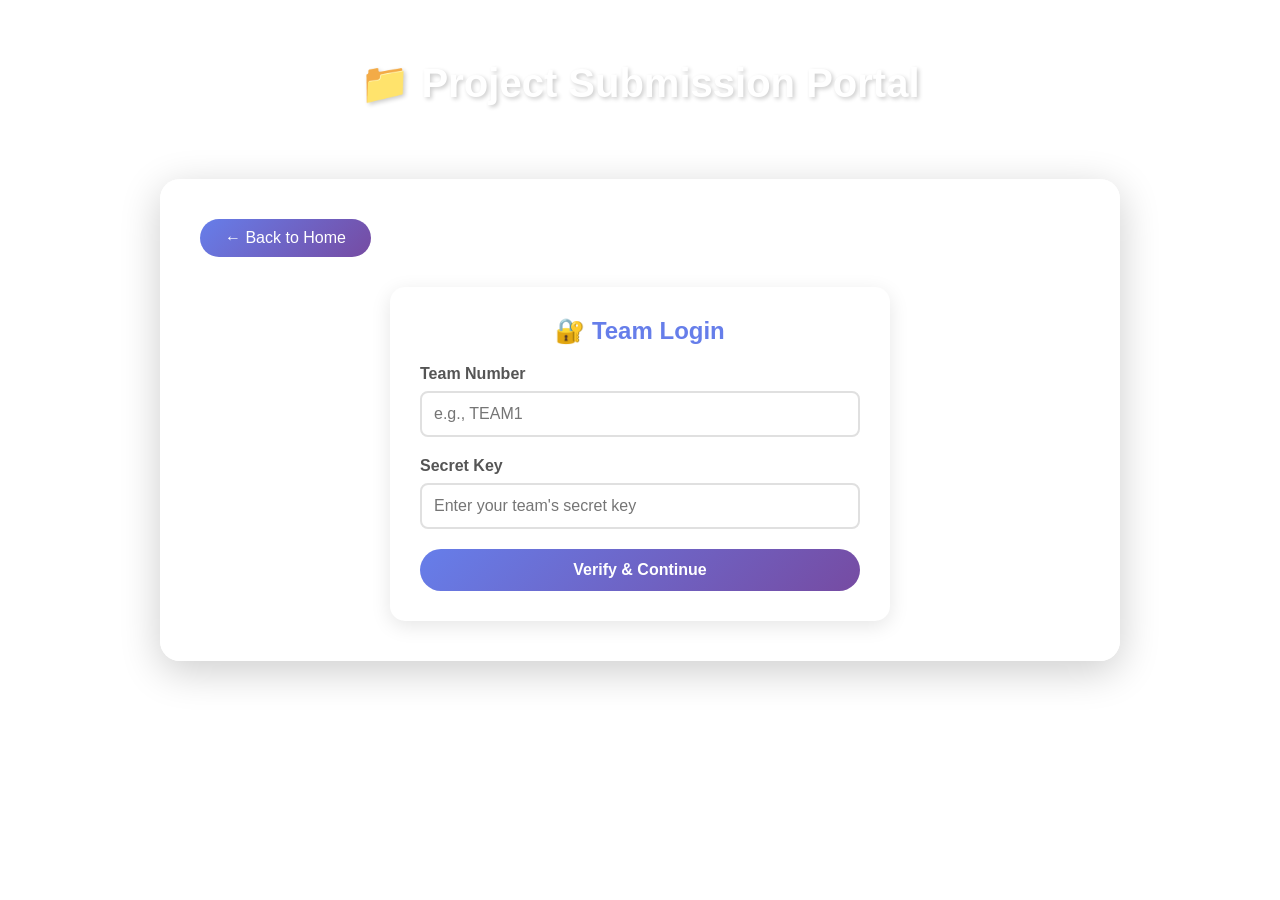
<file: team-formation-app/templates/project_submission.html>
<!DOCTYPE html>
<html lang="en">
<head>
    <meta charset="UTF-8">
    <meta name="viewport" content="width=device-width, initial-scale=1.0">
    <link rel="icon" type="image/png" href="https://uploads.onecompiler.io/42zp5pya9/44fjf3z6v/logo.png">
    <title>Project Submission - CSE DBMS</title>
    <style>
        * {
            margin: 0;
            padding: 0;
            box-sizing: border-box;
        }

        body {
            font-family: 'Segoe UI', Tahoma, Geneva, Verdana, sans-serif;
            background: url('https://images.pexels.com/photos/163064/play-stone-network-networked-interactive-163064.jpeg') no-repeat center center fixed;
            min-height: 100vh;
            color: #333;
        }

        .container {
            max-width: 1000px;
            margin: 0 auto;
            padding: 20px;
        }

        .header {
            text-align: center;
            color: white;
            padding: 40px 0;
        }

        .header h1 {
            font-size: 2.5em;
            margin-bottom: 10px;
            text-shadow: 2px 2px 4px rgba(0,0,0,0.2);
        }

        .header p {
            font-size: 1.2em;
            opacity: 0.9;
        }

        .main-content {
            background: rgba(255,255,255,0.95);
            border-radius: 20px;
            padding: 40px;
            box-shadow: 0 10px 40px rgba(0,0,0,0.2);
        }

        .back-link {
            display: inline-block;
            margin-bottom: 30px;
            padding: 10px 25px;
            background: linear-gradient(135deg, #667eea 0%, #764ba2 100%);
            color: white;
            text-decoration: none;
            border-radius: 25px;
            transition: all 0.3s;
        }

        .back-link:hover {
            transform: scale(1.05);
            box-shadow: 0 5px 15px rgba(102, 126, 234, 0.4);
        }

        .login-section {
            max-width: 500px;
            margin: 0 auto;
            padding: 30px;
            background: white;
            border-radius: 15px;
            box-shadow: 0 5px 20px rgba(0,0,0,0.1);
        }

        .login-section h2 {
            color: #667eea;
            margin-bottom: 20px;
            text-align: center;
        }

        .form-group {
            margin-bottom: 20px;
        }

        .form-group label {
            display: block;
            margin-bottom: 8px;
            color: #555;
            font-weight: 600;
        }

        .input-field {
            width: 100%;
            padding: 12px;
            border: 2px solid #e0e0e0;
            border-radius: 8px;
            font-size: 1em;
            transition: border-color 0.3s;
        }

        .input-field:focus {
            outline: none;
            border-color: #667eea;
        }

        .btn {
            display: inline-block;
            padding: 12px 30px;
            border: none;
            border-radius: 25px;
            font-size: 1em;
            font-weight: 600;
            cursor: pointer;
            transition: all 0.3s;
            text-decoration: none;
        }

        .btn-primary {
            background: linear-gradient(135deg, #667eea 0%, #764ba2 100%);
            color: white;
            width: 100%;
        }

        .btn-primary:hover {
            transform: scale(1.02);
            box-shadow: 0 5px 15px rgba(102, 126, 234, 0.4);
        }

        .btn-success {
            background: #28a745;
            color: white;
            width: 100%;
        }

        .btn-success:hover {
            background: #218838;
        }

        .btn-secondary {
            background: #6c757d;
            color: white;
        }

        .btn-secondary:hover {
            background: #5a6268;
        }

        .team-info {
            background: #f8f9fa;
            padding: 20px;
            border-radius: 10px;
            margin: 20px 0;
            display: none;
        }

        .team-info.show {
            display: block;
            animation: slideDown 0.3s ease;
        }

        @keyframes slideDown {
            from {
                opacity: 0;
                transform: translateY(-20px);
            }
            to {
                opacity: 1;
                transform: translateY(0);
            }
        }

        .info-card {
            background: white;
            padding: 15px;
            border-radius: 8px;
            margin: 10px 0;
            border-left: 4px solid #667eea;
        }

        .member-list {
            list-style: none;
            margin-top: 10px;
        }

        .member-list li {
            padding: 8px;
            background: #f8f9fa;
            margin-bottom: 5px;
            border-radius: 5px;
            display: flex;
            justify-content: space-between;
        }

        .upload-section {
            margin-top: 30px;
            padding: 20px;
            background: #f8f9fa;
            border-radius: 10px;
            display: none;
        }

        .upload-section.show {
            display: block;
        }

        .upload-area {
            border: 3px dashed #667eea;
            border-radius: 10px;
            padding: 40px;
            text-align: center;
            background: white;
            cursor: pointer;
            transition: all 0.3s;
            margin: 20px 0;
        }

        .upload-area:hover {
            background: #f0f4ff;
            border-color: #764ba2;
        }

        .upload-area.dragover {
            background: #e8f4fd;
            border-color: #28a745;
        }

        .upload-icon {
            font-size: 3em;
            color: #667eea;
            margin-bottom: 10px;
        }

        .file-list {
            margin: 20px 0;
            max-height: 300px;
            overflow-y: auto;
        }

        .file-item {
            display: flex;
            justify-content: space-between;
            align-items: center;
            padding: 10px;
            background: white;
            border-radius: 5px;
            margin-bottom: 5px;
            border: 1px solid #e0e0e0;
        }

        .file-name {
            font-weight: 500;
        }

        .file-size {
            color: #666;
            font-size: 0.9em;
        }

        .remove-file {
            color: #dc3545;
            cursor: pointer;
            padding: 5px 10px;
        }

        .remove-file:hover {
            background: #fee;
            border-radius: 5px;
        }

        .submission-type {
            display: flex;
            gap: 20px;
            margin: 20px 0;
            flex-wrap: wrap;
        }

        .type-option {
            flex: 1;
            padding: 15px;
            background: white;
            border: 2px solid #e0e0e0;
            border-radius: 10px;
            text-align: center;
            cursor: pointer;
            transition: all 0.3s;
        }

        .type-option.selected {
            border-color: #667eea;
            background: #f0f4ff;
        }

        .type-option input {
            display: none;
        }

        .progress-bar {
            width: 100%;
            height: 5px;
            background: #f0f0f0;
            border-radius: 5px;
            margin: 20px 0;
            overflow: hidden;
            display: none;
        }

        .progress-fill {
            height: 100%;
            background: linear-gradient(90deg, #667eea, #764ba2);
            width: 0%;
            transition: width 0.3s;
        }

        .error-message {
            color: #dc3545;
            font-size: 0.9em;
            margin-top: 10px;
            padding: 10px;
            background: #fee;
            border-radius: 5px;
            display: none;
        }

        .success-message {
            color: #28a745;
            font-size: 0.9em;
            margin-top: 10px;
            padding: 10px;
            background: #d4edda;
            border-radius: 5px;
            display: none;
        }

        .loading {
            text-align: center;
            padding: 20px;
            color: #667eea;
            display: none;
        }

        .loading.show {
            display: block;
        }

        @media (max-width: 768px) {
            .submission-type {
                flex-direction: column;
            }
        }
    </style>
</head>
<body>
    <div class="container">
        <header class="header">
            <h1>📁 Project Submission Portal</h1>
            <p>Upload your DBMS project files securely</p>
        </header>

        <div class="main-content">
            <a href="/" class="back-link">← Back to Home</a>

            <!-- Login Section -->
            <div class="login-section" id="loginSection">
                <h2>🔐 Team Login</h2>
                <div class="form-group">
                    <label>Team Number</label>
                    <input type="text" id="teamNumber" class="input-field" placeholder="e.g., TEAM1">
                </div>
                <div class="form-group">
                    <label>Secret Key</label>
                    <input type="password" id="secretKey" class="input-field" placeholder="Enter your team's secret key">
                </div>
                <button onclick="verifyTeam()" class="btn btn-primary">Verify & Continue</button>
                <div id="loginError" class="error-message"></div>
                <div id="loginLoading" class="loading">Verifying...</div>
            </div>

            <!-- Team Info Section -->
            <div class="team-info" id="teamInfo">
                <h3>👥 Team Details</h3>
                <div class="info-card">
                    <p><strong>Team:</strong> <span id="displayTeamName"></span></p>
                    <p><strong>Members:</strong></p>
                    <ul class="member-list" id="memberList"></ul>
                </div>
            </div>

            <!-- Upload Section -->
            <div class="upload-section" id="uploadSection">
                <h3>📤 Upload Project Files</h3>
                
                <!-- Submission Type -->
                <div class="submission-type">
                    <label class="type-option selected">
                        <input type="radio" name="submissionType" value="final" checked> 
                        <strong>Final Submission</strong>
                        <p style="font-size: 0.9em; color: #666;">Main project submission</p>
                    </label>
                    <label class="type-option">
                        <input type="radio" name="submissionType" value="interim"> 
                        <strong>Interim Submission</strong>
                        <p style="font-size: 0.9em; color: #666;">Progress report / Draft</p>
                    </label>
                    <label class="type-option">
                        <input type="radio" name="submissionType" value="supporting"> 
                        <strong>Supporting Docs</strong>
                        <p style="font-size: 0.9em; color: #666;">Additional documents</p>
                    </label>
                </div>

                <!-- Upload Area -->
                <div class="upload-area" id="uploadArea" onclick="document.getElementById('fileInput').click()">
                    <div class="upload-icon">📁</div>
                    <h3>Click or Drag files here</h3>
                    <p>Supported: ZIP, RAR, PDF, DOC, DOCX, PPT, PPTX, PY, IPYNB, SQL, CSV, TXT (Max 100MB)</p>
                    <input type="file" id="fileInput" multiple style="display: none;" onchange="handleFiles(this.files)">
                </div>

                <!-- File List -->
                <div class="file-list" id="fileList"></div>

                <!-- Progress Bar -->
                <div class="progress-bar" id="progressBar">
                    <div class="progress-fill" id="progressFill"></div>
                </div>

                <!-- Upload Button -->
                <button onclick="uploadFiles()" class="btn btn-success" id="uploadBtn" disabled>Upload Files</button>
                <div id="uploadError" class="error-message"></div>
                <div id="uploadSuccess" class="success-message"></div>
            </div>
        </div>
    </div>

    <script>
        let selectedFiles = [];
        let currentTeamNumber = '';
        let currentSecretKey = '';

        // Drag and drop functionality
        const uploadArea = document.getElementById('uploadArea');
        
        uploadArea.addEventListener('dragover', (e) => {
            e.preventDefault();
            uploadArea.classList.add('dragover');
        });

        uploadArea.addEventListener('dragleave', () => {
            uploadArea.classList.remove('dragover');
        });

        uploadArea.addEventListener('drop', (e) => {
            e.preventDefault();
            uploadArea.classList.remove('dragover');
            const files = e.dataTransfer.files;
            handleFiles(files);
        });

        function handleFiles(files) {
            for (let file of files) {
                // Check file size (100MB limit)
                if (file.size > 100 * 1024 * 1024) {
                    showUploadError(`File ${file.name} exceeds 100MB limit`);
                    continue;
                }
                selectedFiles.push(file);
            }
            updateFileList();
        }

        function updateFileList() {
            const fileList = document.getElementById('fileList');
            const uploadBtn = document.getElementById('uploadBtn');
            
            if (selectedFiles.length > 0) {
                fileList.innerHTML = '<h4>Selected Files:</h4>';
                selectedFiles.forEach((file, index) => {
                    const size = (file.size / 1024).toFixed(2) + ' KB';
                    fileList.innerHTML += `
                        <div class="file-item">
                            <span class="file-name">${file.name}</span>
                            <span class="file-size">${size}</span>
                            <span class="remove-file" onclick="removeFile(${index})">❌</span>
                        </div>
                    `;
                });
                uploadBtn.disabled = false;
            } else {
                fileList.innerHTML = '';
                uploadBtn.disabled = true;
            }
        }

        function removeFile(index) {
            selectedFiles.splice(index, 1);
            updateFileList();
        }

        function verifyTeam() {
            const teamNumber = document.getElementById('teamNumber').value.trim();
            const secretKey = document.getElementById('secretKey').value;
            const loginError = document.getElementById('loginError');
            const loginLoading = document.getElementById('loginLoading');

            if (!teamNumber || !secretKey) {
                loginError.style.display = 'block';
                loginError.textContent = 'Please enter both team number and secret key';
                return;
            }

            loginLoading.classList.add('show');
            loginError.style.display = 'none';

            fetch('/api/verify-team-for-submission', {
                method: 'POST',
                headers: {
                    'Content-Type': 'application/json',
                },
                body: JSON.stringify({
                    team_number: teamNumber,
                    secret_key: secretKey
                })
            })
            .then(response => response.json())
            .then(data => {
                loginLoading.classList.remove('show');
                
                if (data.success) {
                    currentTeamNumber = teamNumber;
                    currentSecretKey = secretKey;
                    
                    // Show team info
                    document.getElementById('displayTeamName').textContent = 
                        `${teamNumber} - ${data.team_name}`;
                    
                    const memberList = document.getElementById('memberList');
                    memberList.innerHTML = '';
                    data.members.forEach(member => {
                        memberList.innerHTML += `
                            <li>
                                <span>${member.name}</span>
                                <span style="color: #667eea;">${member.usn}</span>
                            </li>
                        `;
                    });

                    // Show sections
                    document.getElementById('loginSection').style.display = 'none';
                    document.getElementById('teamInfo').classList.add('show');
                    document.getElementById('uploadSection').classList.add('show');
                    
                    showSuccess('Team verified successfully!');
                } else {
                    loginError.style.display = 'block';
                    loginError.textContent = data.message;
                }
            })
            .catch(error => {
                loginLoading.classList.remove('show');
                loginError.style.display = 'block';
                loginError.textContent = 'Error connecting to server';
            });
        }

        function uploadFiles() {
            if (selectedFiles.length === 0) {
                showUploadError('Please select files to upload');
                return;
            }

            const submissionType = document.querySelector('input[name="submissionType"]:checked').value;
            const progressBar = document.getElementById('progressBar');
            const progressFill = document.getElementById('progressFill');
            const uploadBtn = document.getElementById('uploadBtn');

            progressBar.style.display = 'block';
            uploadBtn.disabled = true;

            const formData = new FormData();
            selectedFiles.forEach(file => {
                formData.append('files', file);
            });
            formData.append('team_number', currentTeamNumber);
            formData.append('secret_key', currentSecretKey);
            formData.append('submission_type', submissionType);

            // Simulate progress
            let progress = 0;
            const interval = setInterval(() => {
                progress += 10;
                progressFill.style.width = progress + '%';
                if (progress >= 90) clearInterval(interval);
            }, 300);

            // Simulate upload success (since we don't have the actual upload endpoint yet)
            setTimeout(() => {
                clearInterval(interval);
                progressFill.style.width = '100%';
                
                setTimeout(() => {
                    progressBar.style.display = 'none';
                    progressFill.style.width = '0%';
                    uploadBtn.disabled = false;
                    
                    showSuccess('Files uploaded successfully!');
                    selectedFiles = [];
                    updateFileList();
                }, 1000);
            }, 3000);
        }

        function showUploadError(message) {
            const error = document.getElementById('uploadError');
            error.style.display = 'block';
            error.textContent = message;
            setTimeout(() => {
                error.style.display = 'none';
            }, 3000);
        }

        function showSuccess(message) {
            const success = document.getElementById('uploadSuccess');
            success.style.display = 'block';
            success.textContent = message;
            setTimeout(() => {
                success.style.display = 'none';
            }, 3000);
        }
    </script>
</body>
</html>
</file>
